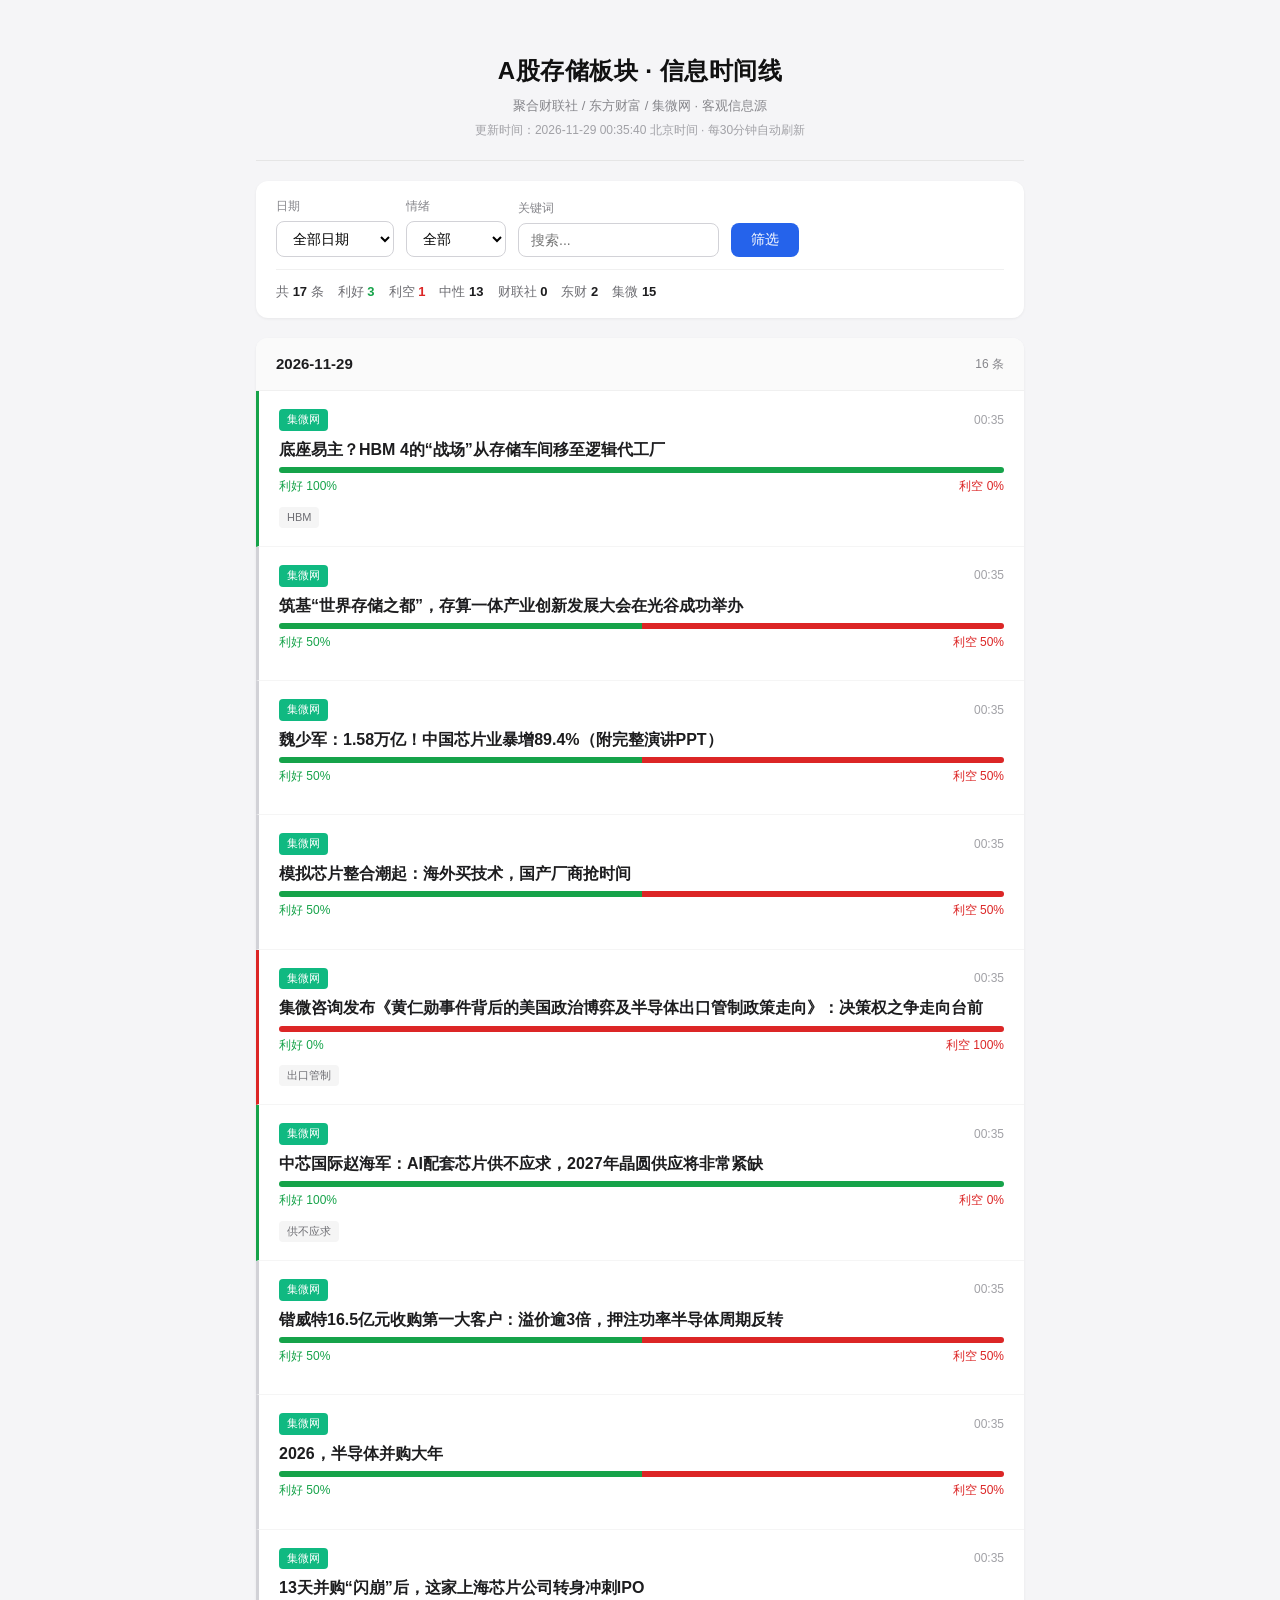
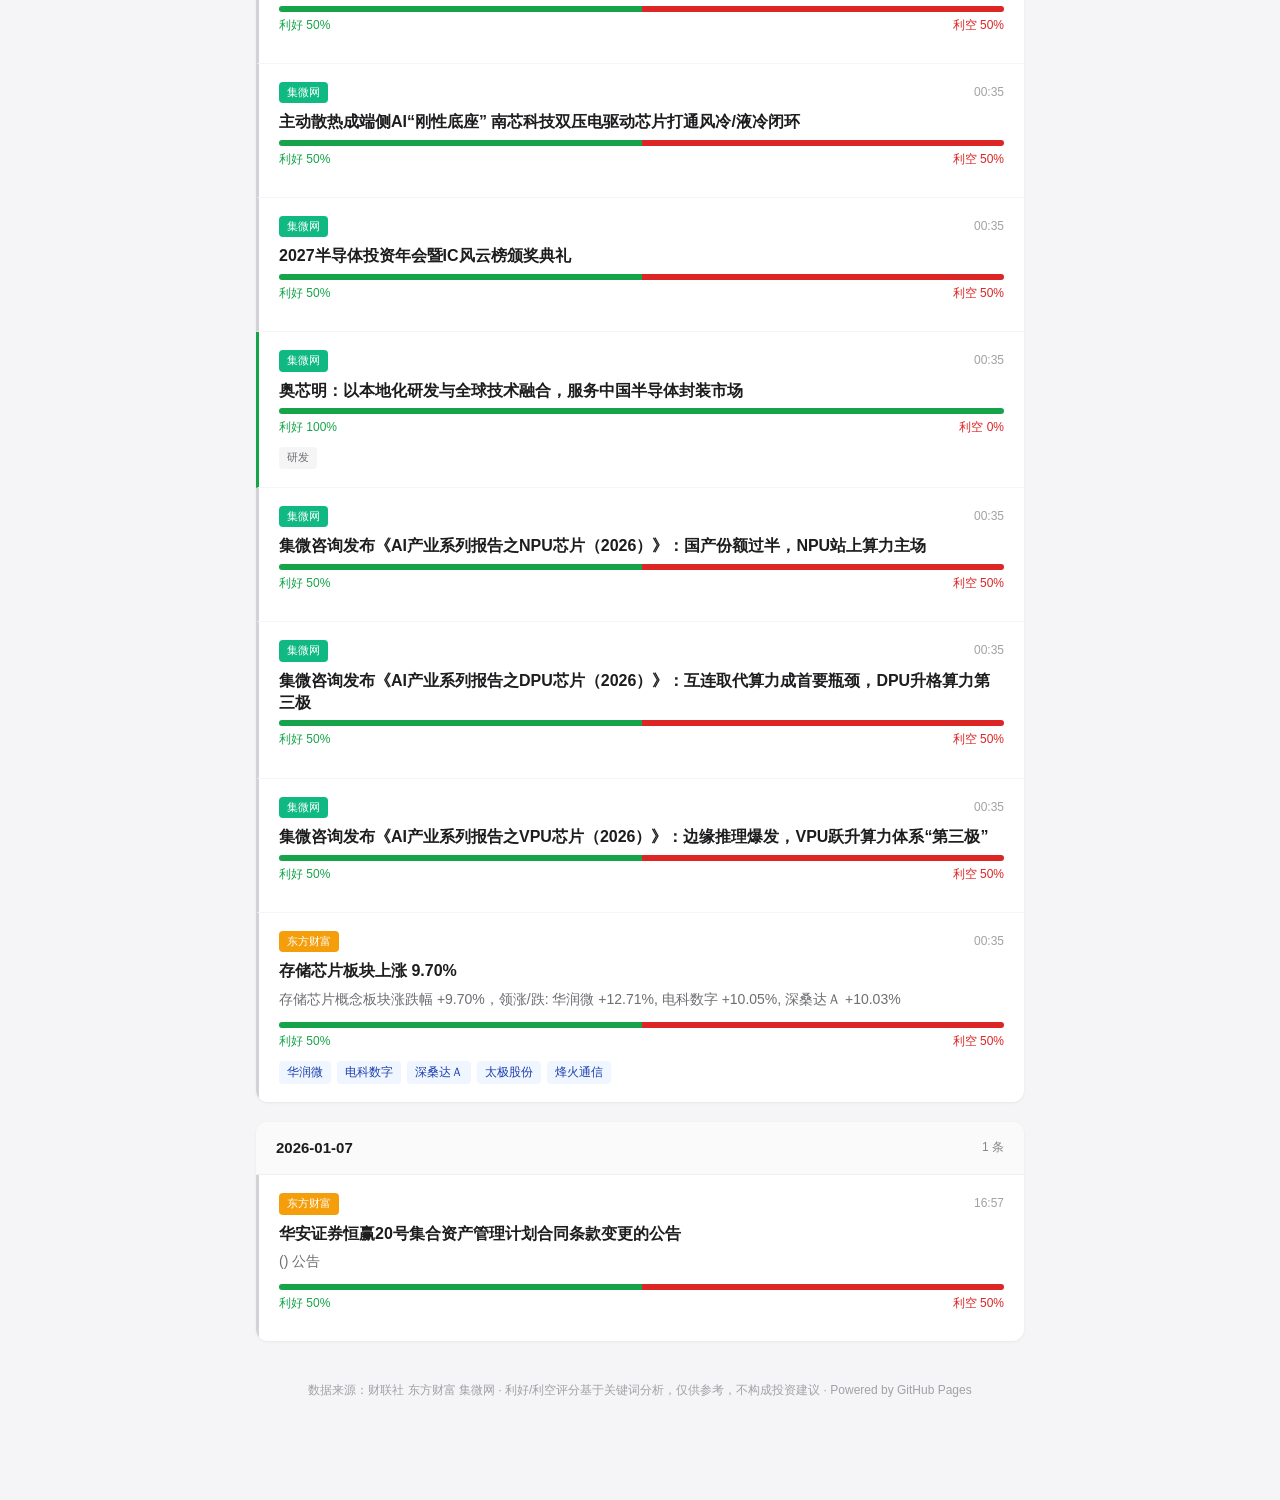
<file: docs/index.html>
<!DOCTYPE html>
<html lang="zh-CN">
<head>
<meta charset="UTF-8">
<meta name="viewport" content="width=device-width, initial-scale=1.0">
<title>A股存储板块 · 信息时间线</title>
<style>
*,*::before,*::after{box-sizing:border-box;margin:0;padding:0}
body{font-family:-apple-system,BlinkMacSystemFont,"Segoe UI","PingFang SC","Hiragino Sans GB","Microsoft YaHei",sans-serif;background:#f5f5f7;color:#1d1d1f;line-height:1.6}
a{color:#2563eb;text-decoration:none}a:hover{text-decoration:underline}
.app{max-width:800px;margin:0 auto;padding:20px 16px 60px}
.header{text-align:center;padding:32px 0 20px;border-bottom:1px solid #e5e5e5;margin-bottom:20px}
.header h1{font-size:24px;font-weight:700;color:#111;letter-spacing:.5px}
.subtitle{font-size:13px;color:#86868b;margin-top:6px}
.update-time{font-size:12px;color:#a1a1a6;margin-top:4px}
.toolbar{background:#fff;border-radius:12px;padding:16px 20px;margin-bottom:20px;box-shadow:0 1px 3px rgba(0,0,0,.06)}
.filter-row{display:flex;gap:12px;align-items:flex-end;flex-wrap:wrap}
.filter-group{display:flex;flex-direction:column;gap:4px}
.filter-group label{font-size:12px;color:#86868b;font-weight:500}
.filter-group select,.filter-group input{padding:8px 12px;border:1px solid #d2d2d7;border-radius:8px;font-size:14px;outline:none;background:#fff;min-width:100px}
.filter-group select:focus,.filter-group input:focus{border-color:#2563eb;box-shadow:0 0 0 3px rgba(37,99,235,.1)}
.btn{padding:8px 20px;background:#2563eb;color:#fff;border:none;border-radius:8px;font-size:14px;cursor:pointer;font-weight:500}
.btn:hover{background:#1d4ed8}
.stats-bar{display:flex;gap:14px;margin-top:12px;padding-top:12px;border-top:1px solid #f0f0f0;flex-wrap:wrap;font-size:13px;color:#6e6e73}
.stats-bar strong{color:#1d1d1f}.bullish strong{color:#16a34a}.bearish strong{color:#dc2626}
.timeline{display:flex;flex-direction:column;gap:20px}
.day-group{background:#fff;border-radius:12px;overflow:hidden;box-shadow:0 1px 3px rgba(0,0,0,.06)}
.day-header{padding:14px 20px;background:#fafafa;border-bottom:1px solid #f0f0f0;display:flex;justify-content:space-between;align-items:center}
.day-label{font-weight:600;font-size:15px}
.day-count{font-size:12px;color:#86868b}
.event-card{padding:18px 20px;border-bottom:1px solid #f5f5f5;transition:background .15s}
.event-card:last-child{border-bottom:none}
.event-card:hover{background:#fafafa}
.sentiment-bullish{border-left:3px solid #16a34a}
.sentiment-bearish{border-left:3px solid #dc2626}
.sentiment-neutral{border-left:3px solid #d2d2d7}
.event-header{display:flex;justify-content:space-between;align-items:center;margin-bottom:8px}
.source-badge{display:inline-block;padding:2px 8px;border-radius:4px;font-size:11px;color:#fff;font-weight:500}
.event-time{font-size:12px;color:#a1a1a6}
.event-title{font-size:16px;font-weight:600;margin-bottom:6px;line-height:1.4}
.event-title a{color:inherit}.event-title a:hover{color:#2563eb;text-decoration:none}
.event-summary{font-size:14px;color:#6e6e73;margin-bottom:12px;line-height:1.5}
.sentiment-bar-container{margin-bottom:10px}
.sentiment-bar{height:6px;border-radius:3px;overflow:hidden;display:flex;background:#f0f0f0}
.bullish-fill{background:#16a34a;height:100%}
.bearish-fill{background:#dc2626;height:100%}
.sentiment-labels{display:flex;justify-content:space-between;margin-top:4px;font-size:12px;font-weight:500}
.bullish-label{color:#16a34a}.bearish-label{color:#dc2626}
.event-footer{margin-top:4px}
.event-tags{display:flex;flex-wrap:wrap;gap:6px}
.stock-tag{display:inline-block;padding:2px 8px;background:#eff6ff;color:#1e40af;border-radius:4px;font-size:12px;font-weight:500}
.kw-tag{display:inline-block;padding:2px 8px;background:#f5f5f5;color:#6e6e73;border-radius:4px;font-size:11px}
.footer{text-align:center;padding:40px 0;color:#a1a1a6;font-size:12px}
@media(max-width:600px){.filter-row{flex-direction:column}.event-card{padding:14px 16px}.stats-bar{gap:8px;font-size:12px}}
</style>
</head>
<body>
<div class="app">
<header class="header">
<h1>A股存储板块 · 信息时间线</h1>
<p class="subtitle">聚合财联社 / 东方财富 / 集微网 · 客观信息源</p>
<p class="update-time">更新时间：2026-11-29 00:35:40 北京时间 · 每30分钟自动刷新</p>
</header>
<div class="toolbar">
<div class="filter-row">
<div class="filter-group"><label>日期</label><select id="dateFilter"><option value="">全部日期</option></select></div>
<div class="filter-group"><label>情绪</label><select id="sentimentFilter"><option value="all">全部</option><option value="bullish">利好</option><option value="bearish">利空</option><option value="neutral">中性</option></select></div>
<div class="filter-group"><label>关键词</label><input type="text" id="keywordFilter" placeholder="搜索..."></div>
<button class="btn" id="searchBtn">筛选</button>
</div>
<div class="stats-bar">
<span>共 <strong id="statTotal">0</strong> 条</span>
<span class="bullish">利好 <strong id="statBullish">0</strong></span>
<span class="bearish">利空 <strong id="statBearish">0</strong></span>
<span>中性 <strong id="statNeutral">0</strong></span>
<span>财联社 <strong id="statCls">0</strong></span>
<span>东财 <strong id="statEm">0</strong></span>
<span>集微 <strong id="statJw">0</strong></span>
</div>
</div>
<main class="timeline" id="timeline"></main>
<footer class="footer">数据来源：财联社 东方财富 集微网 · 利好/利空评分基于关键词分析，仅供参考，不构成投资建议 · Powered by GitHub Pages</footer>
</div>
<script>
var DATA = {"events": [{"title": "底座易主？HBM 4的“战场”从存储车间移至逻辑代工厂", "summary": "底座易主？HBM 4的“战场”从存储车间移至逻辑代工厂", "source": "jiwei", "source_url": "https://www.laoyaoba.com/n/1146400", "published_at": "2026-11-29T00:35:39", "stocks": [], "stock_names": [], "bullish_pct": 100, "bearish_pct": 0, "sentiment": "bullish", "keywords_matched": ["HBM"]}, {"title": "筑基“世界存储之都”，存算一体产业创新发展大会在光谷成功举办", "summary": "筑基“世界存储之都”，存算一体产业创新发展大会在光谷成功举办", "source": "jiwei", "source_url": "https://www.laoyaoba.com/n/1144261", "published_at": "2026-11-29T00:35:39", "stocks": [], "stock_names": [], "bullish_pct": 50, "bearish_pct": 50, "sentiment": "neutral", "keywords_matched": []}, {"title": "魏少军：1.58万亿！中国芯片业暴增89.4%（附完整演讲PPT）", "summary": "魏少军：1.58万亿！中国芯片业暴增89.4%（附完整演讲PPT）", "source": "jiwei", "source_url": "https://www.laoyaoba.com/n/1143173", "published_at": "2026-11-29T00:35:39", "stocks": [], "stock_names": [], "bullish_pct": 50, "bearish_pct": 50, "sentiment": "neutral", "keywords_matched": []}, {"title": "模拟芯片整合潮起：海外买技术，国产厂商抢时间", "summary": "模拟芯片整合潮起：海外买技术，国产厂商抢时间", "source": "jiwei", "source_url": "https://www.laoyaoba.com/n/1142632", "published_at": "2026-11-29T00:35:39", "stocks": [], "stock_names": [], "bullish_pct": 50, "bearish_pct": 50, "sentiment": "neutral", "keywords_matched": []}, {"title": "集微咨询发布《黄仁勋事件背后的美国政治博弈及半导体出口管制政策走向》：决策权之争走向台前", "summary": "集微咨询发布《黄仁勋事件背后的美国政治博弈及半导体出口管制政策走向》：决策权之争走向台前", "source": "jiwei", "source_url": "https://www.laoyaoba.com/n/1140486", "published_at": "2026-11-29T00:35:39", "stocks": [], "stock_names": [], "bullish_pct": 0, "bearish_pct": 100, "sentiment": "bearish", "keywords_matched": ["出口管制"]}, {"title": "中芯国际赵海军：AI配套芯片供不应求，2027年晶圆供应将非常紧缺", "summary": "中芯国际赵海军：AI配套芯片供不应求，2027年晶圆供应将非常紧缺", "source": "jiwei", "source_url": "https://www.laoyaoba.com/n/1140103", "published_at": "2026-11-29T00:35:39", "stocks": [], "stock_names": [], "bullish_pct": 100, "bearish_pct": 0, "sentiment": "bullish", "keywords_matched": ["供不应求"]}, {"title": "锴威特16.5亿元收购第一大客户：溢价逾3倍，押注功率半导体周期反转", "summary": "锴威特16.5亿元收购第一大客户：溢价逾3倍，押注功率半导体周期反转", "source": "jiwei", "source_url": "https://www.laoyaoba.com/n/1139674", "published_at": "2026-11-29T00:35:39", "stocks": [], "stock_names": [], "bullish_pct": 50, "bearish_pct": 50, "sentiment": "neutral", "keywords_matched": []}, {"title": "2026，半导体并购大年", "summary": "2026，半导体并购大年", "source": "jiwei", "source_url": "https://www.laoyaoba.com/n/1139055", "published_at": "2026-11-29T00:35:39", "stocks": [], "stock_names": [], "bullish_pct": 50, "bearish_pct": 50, "sentiment": "neutral", "keywords_matched": []}, {"title": "13天并购“闪崩”后，这家上海芯片公司转身冲刺IPO", "summary": "13天并购“闪崩”后，这家上海芯片公司转身冲刺IPO", "source": "jiwei", "source_url": "https://www.laoyaoba.com/n/1138943", "published_at": "2026-11-29T00:35:39", "stocks": [], "stock_names": [], "bullish_pct": 50, "bearish_pct": 50, "sentiment": "neutral", "keywords_matched": []}, {"title": "主动散热成端侧AI“刚性底座” 南芯科技双压电驱动芯片打通风冷/液冷闭环", "summary": "主动散热成端侧AI“刚性底座” 南芯科技双压电驱动芯片打通风冷/液冷闭环", "source": "jiwei", "source_url": "https://www.laoyaoba.com/n/1145925", "published_at": "2026-11-29T00:35:39", "stocks": [], "stock_names": [], "bullish_pct": 50, "bearish_pct": 50, "sentiment": "neutral", "keywords_matched": []}, {"title": "2027半导体投资年会暨IC风云榜颁奖典礼", "summary": "2027半导体投资年会暨IC风云榜颁奖典礼", "source": "jiwei", "source_url": "https://www.laoyaoba.com/activity/csn/2027", "published_at": "2026-11-29T00:35:39", "stocks": [], "stock_names": [], "bullish_pct": 50, "bearish_pct": 50, "sentiment": "neutral", "keywords_matched": []}, {"title": "奥芯明：以本地化研发与全球技术融合，服务中国半导体封装市场", "summary": "奥芯明：以本地化研发与全球技术融合，服务中国半导体封装市场", "source": "jiwei", "source_url": "https://www.laoyaoba.com/n/1146871", "published_at": "2026-11-29T00:35:39", "stocks": [], "stock_names": [], "bullish_pct": 100, "bearish_pct": 0, "sentiment": "bullish", "keywords_matched": ["研发"]}, {"title": "集微咨询发布《AI产业系列报告之NPU芯片（2026）》：国产份额过半，NPU站上算力主场", "summary": "集微咨询发布《AI产业系列报告之NPU芯片（2026）》：国产份额过半，NPU站上算力主场", "source": "jiwei", "source_url": "https://www.laoyaoba.com/n/1140241", "published_at": "2026-11-29T00:35:39", "stocks": [], "stock_names": [], "bullish_pct": 50, "bearish_pct": 50, "sentiment": "neutral", "keywords_matched": []}, {"title": "集微咨询发布《AI产业系列报告之DPU芯片（2026）》：互连取代算力成首要瓶颈，DPU升格算力第三极", "summary": "集微咨询发布《AI产业系列报告之DPU芯片（2026）》：互连取代算力成首要瓶颈，DPU升格算力第三极", "source": "jiwei", "source_url": "https://www.laoyaoba.com/n/1140252", "published_at": "2026-11-29T00:35:39", "stocks": [], "stock_names": [], "bullish_pct": 50, "bearish_pct": 50, "sentiment": "neutral", "keywords_matched": []}, {"title": "集微咨询发布《AI产业系列报告之VPU芯片（2026）》：边缘推理爆发，VPU跃升算力体系“第三极”", "summary": "集微咨询发布《AI产业系列报告之VPU芯片（2026）》：边缘推理爆发，VPU跃升算力体系“第三极”", "source": "jiwei", "source_url": "https://www.laoyaoba.com/n/1140223", "published_at": "2026-11-29T00:35:39", "stocks": [], "stock_names": [], "bullish_pct": 50, "bearish_pct": 50, "sentiment": "neutral", "keywords_matched": []}, {"title": "存储芯片板块上涨 9.70%", "summary": "存储芯片概念板块涨跌幅 +9.70%，领涨/跌: 华润微 +12.71%, 电科数字 +10.05%, 深桑达Ａ +10.03%", "source": "eastmoney", "source_url": "https://quote.eastmoney.com/bk/90.BK1139.html", "published_at": "2026-11-29T00:35:36", "stocks": ["688396", "600850", "000032", "002368", "600498"], "stock_names": ["华润微", "电科数字", "深桑达Ａ", "太极股份", "烽火通信"], "bullish_pct": 50, "bearish_pct": 50, "sentiment": "neutral", "keywords_matched": []}, {"title": "华安证券恒赢20号集合资产管理计划合同条款变更的公告", "summary": "() 公告", "source": "eastmoney", "source_url": "", "published_at": "2026-01-07T16:57:51", "stocks": [], "stock_names": [], "bullish_pct": 50, "bearish_pct": 50, "sentiment": "neutral", "keywords_matched": []}], "grouped": {"2026-11-29": [{"title": "底座易主？HBM 4的“战场”从存储车间移至逻辑代工厂", "summary": "底座易主？HBM 4的“战场”从存储车间移至逻辑代工厂", "source": "jiwei", "source_url": "https://www.laoyaoba.com/n/1146400", "published_at": "2026-11-29T00:35:39", "stocks": [], "stock_names": [], "bullish_pct": 100, "bearish_pct": 0, "sentiment": "bullish", "keywords_matched": ["HBM"]}, {"title": "筑基“世界存储之都”，存算一体产业创新发展大会在光谷成功举办", "summary": "筑基“世界存储之都”，存算一体产业创新发展大会在光谷成功举办", "source": "jiwei", "source_url": "https://www.laoyaoba.com/n/1144261", "published_at": "2026-11-29T00:35:39", "stocks": [], "stock_names": [], "bullish_pct": 50, "bearish_pct": 50, "sentiment": "neutral", "keywords_matched": []}, {"title": "魏少军：1.58万亿！中国芯片业暴增89.4%（附完整演讲PPT）", "summary": "魏少军：1.58万亿！中国芯片业暴增89.4%（附完整演讲PPT）", "source": "jiwei", "source_url": "https://www.laoyaoba.com/n/1143173", "published_at": "2026-11-29T00:35:39", "stocks": [], "stock_names": [], "bullish_pct": 50, "bearish_pct": 50, "sentiment": "neutral", "keywords_matched": []}, {"title": "模拟芯片整合潮起：海外买技术，国产厂商抢时间", "summary": "模拟芯片整合潮起：海外买技术，国产厂商抢时间", "source": "jiwei", "source_url": "https://www.laoyaoba.com/n/1142632", "published_at": "2026-11-29T00:35:39", "stocks": [], "stock_names": [], "bullish_pct": 50, "bearish_pct": 50, "sentiment": "neutral", "keywords_matched": []}, {"title": "集微咨询发布《黄仁勋事件背后的美国政治博弈及半导体出口管制政策走向》：决策权之争走向台前", "summary": "集微咨询发布《黄仁勋事件背后的美国政治博弈及半导体出口管制政策走向》：决策权之争走向台前", "source": "jiwei", "source_url": "https://www.laoyaoba.com/n/1140486", "published_at": "2026-11-29T00:35:39", "stocks": [], "stock_names": [], "bullish_pct": 0, "bearish_pct": 100, "sentiment": "bearish", "keywords_matched": ["出口管制"]}, {"title": "中芯国际赵海军：AI配套芯片供不应求，2027年晶圆供应将非常紧缺", "summary": "中芯国际赵海军：AI配套芯片供不应求，2027年晶圆供应将非常紧缺", "source": "jiwei", "source_url": "https://www.laoyaoba.com/n/1140103", "published_at": "2026-11-29T00:35:39", "stocks": [], "stock_names": [], "bullish_pct": 100, "bearish_pct": 0, "sentiment": "bullish", "keywords_matched": ["供不应求"]}, {"title": "锴威特16.5亿元收购第一大客户：溢价逾3倍，押注功率半导体周期反转", "summary": "锴威特16.5亿元收购第一大客户：溢价逾3倍，押注功率半导体周期反转", "source": "jiwei", "source_url": "https://www.laoyaoba.com/n/1139674", "published_at": "2026-11-29T00:35:39", "stocks": [], "stock_names": [], "bullish_pct": 50, "bearish_pct": 50, "sentiment": "neutral", "keywords_matched": []}, {"title": "2026，半导体并购大年", "summary": "2026，半导体并购大年", "source": "jiwei", "source_url": "https://www.laoyaoba.com/n/1139055", "published_at": "2026-11-29T00:35:39", "stocks": [], "stock_names": [], "bullish_pct": 50, "bearish_pct": 50, "sentiment": "neutral", "keywords_matched": []}, {"title": "13天并购“闪崩”后，这家上海芯片公司转身冲刺IPO", "summary": "13天并购“闪崩”后，这家上海芯片公司转身冲刺IPO", "source": "jiwei", "source_url": "https://www.laoyaoba.com/n/1138943", "published_at": "2026-11-29T00:35:39", "stocks": [], "stock_names": [], "bullish_pct": 50, "bearish_pct": 50, "sentiment": "neutral", "keywords_matched": []}, {"title": "主动散热成端侧AI“刚性底座” 南芯科技双压电驱动芯片打通风冷/液冷闭环", "summary": "主动散热成端侧AI“刚性底座” 南芯科技双压电驱动芯片打通风冷/液冷闭环", "source": "jiwei", "source_url": "https://www.laoyaoba.com/n/1145925", "published_at": "2026-11-29T00:35:39", "stocks": [], "stock_names": [], "bullish_pct": 50, "bearish_pct": 50, "sentiment": "neutral", "keywords_matched": []}, {"title": "2027半导体投资年会暨IC风云榜颁奖典礼", "summary": "2027半导体投资年会暨IC风云榜颁奖典礼", "source": "jiwei", "source_url": "https://www.laoyaoba.com/activity/csn/2027", "published_at": "2026-11-29T00:35:39", "stocks": [], "stock_names": [], "bullish_pct": 50, "bearish_pct": 50, "sentiment": "neutral", "keywords_matched": []}, {"title": "奥芯明：以本地化研发与全球技术融合，服务中国半导体封装市场", "summary": "奥芯明：以本地化研发与全球技术融合，服务中国半导体封装市场", "source": "jiwei", "source_url": "https://www.laoyaoba.com/n/1146871", "published_at": "2026-11-29T00:35:39", "stocks": [], "stock_names": [], "bullish_pct": 100, "bearish_pct": 0, "sentiment": "bullish", "keywords_matched": ["研发"]}, {"title": "集微咨询发布《AI产业系列报告之NPU芯片（2026）》：国产份额过半，NPU站上算力主场", "summary": "集微咨询发布《AI产业系列报告之NPU芯片（2026）》：国产份额过半，NPU站上算力主场", "source": "jiwei", "source_url": "https://www.laoyaoba.com/n/1140241", "published_at": "2026-11-29T00:35:39", "stocks": [], "stock_names": [], "bullish_pct": 50, "bearish_pct": 50, "sentiment": "neutral", "keywords_matched": []}, {"title": "集微咨询发布《AI产业系列报告之DPU芯片（2026）》：互连取代算力成首要瓶颈，DPU升格算力第三极", "summary": "集微咨询发布《AI产业系列报告之DPU芯片（2026）》：互连取代算力成首要瓶颈，DPU升格算力第三极", "source": "jiwei", "source_url": "https://www.laoyaoba.com/n/1140252", "published_at": "2026-11-29T00:35:39", "stocks": [], "stock_names": [], "bullish_pct": 50, "bearish_pct": 50, "sentiment": "neutral", "keywords_matched": []}, {"title": "集微咨询发布《AI产业系列报告之VPU芯片（2026）》：边缘推理爆发，VPU跃升算力体系“第三极”", "summary": "集微咨询发布《AI产业系列报告之VPU芯片（2026）》：边缘推理爆发，VPU跃升算力体系“第三极”", "source": "jiwei", "source_url": "https://www.laoyaoba.com/n/1140223", "published_at": "2026-11-29T00:35:39", "stocks": [], "stock_names": [], "bullish_pct": 50, "bearish_pct": 50, "sentiment": "neutral", "keywords_matched": []}, {"title": "存储芯片板块上涨 9.70%", "summary": "存储芯片概念板块涨跌幅 +9.70%，领涨/跌: 华润微 +12.71%, 电科数字 +10.05%, 深桑达Ａ +10.03%", "source": "eastmoney", "source_url": "https://quote.eastmoney.com/bk/90.BK1139.html", "published_at": "2026-11-29T00:35:36", "stocks": ["688396", "600850", "000032", "002368", "600498"], "stock_names": ["华润微", "电科数字", "深桑达Ａ", "太极股份", "烽火通信"], "bullish_pct": 50, "bearish_pct": 50, "sentiment": "neutral", "keywords_matched": []}], "2026-01-07": [{"title": "华安证券恒赢20号集合资产管理计划合同条款变更的公告", "summary": "() 公告", "source": "eastmoney", "source_url": "", "published_at": "2026-01-07T16:57:51", "stocks": [], "stock_names": [], "bullish_pct": 50, "bearish_pct": 50, "sentiment": "neutral", "keywords_matched": []}]}, "stats": {"total": 17, "bullish": 3, "bearish": 1, "neutral": 13, "by_source": {"jiwei": 15, "eastmoney": 2}}, "generated_at": "2026-11-29 00:35:40"};
var SOURCE_LABELS = {cninfo:'巨潮资讯网',eastmoney:'东方财富',cls:'财联社',jiwei:'集微网'};
var SOURCE_COLORS = {cninfo:'#6366f1',eastmoney:'#f59e0b',cls:'#ef4444',jiwei:'#10b981'};

(function(){
var all=DATA.events,stats=DATA.stats;
document.title='A股存储板块 · 信息时间线 ('+stats.total+'条)';
document.getElementById('statTotal').textContent=stats.total;
document.getElementById('statBullish').textContent=stats.bullish;
document.getElementById('statBearish').textContent=stats.bearish;
document.getElementById('statNeutral').textContent=stats.neutral;
var by=stats.by_source||{};
document.getElementById('statCls').textContent=by.cls||0;
document.getElementById('statEm').textContent=(by.eastmoney||0);
document.getElementById('statJw').textContent=by.jiwei||0;

// 日期列表
var days=Object.keys(DATA.grouped).sort().reverse();
var sel=document.getElementById('dateFilter');
days.forEach(function(d){var o=document.createElement('option');o.value=d;o.textContent=d;sel.appendChild(o);});

// 渲染
renderTimeline();

document.getElementById('searchBtn').addEventListener('click',renderTimeline);
document.getElementById('keywordFilter').addEventListener('keydown',function(e){if(e.key==='Enter')renderTimeline();});

function renderTimeline(){
var dateFilter=document.getElementById('dateFilter').value;
var sentFilter=document.getElementById('sentimentFilter').value;
var kw=document.getElementById('keywordFilter').value.toLowerCase();

var filtered=all.filter(function(e){
if(dateFilter&&e.published_at.slice(0,10)!==dateFilter)return false;
if(sentFilter!=='all'&&e.sentiment!==sentFilter)return false;
if(kw&&(e.title+e.summary).toLowerCase().indexOf(kw)===-1)return false;
return true;
});

var grouped={};
filtered.forEach(function(e){
var day=e.published_at.slice(0,10)||'unknown';
if(!grouped[day])grouped[day]=[];
grouped[day].push(e);
});
var fdays=Object.keys(grouped).sort().reverse();

var html='';
if(fdays.length===0){html='<div style="text-align:center;padding:60px;color:#86868b">暂无匹配数据</div>';}
else{fdays.forEach(function(day){
var events=grouped[day];
html+='<div class="day-group"><div class="day-header"><span class="day-label">'+day+'</span><span class="day-count">'+events.length+' 条</span></div><div class="day-items">';
events.forEach(function(e){html+=renderEvent(e);});
html+='</div></div>';
});}
document.getElementById('timeline').innerHTML=html;
}

function renderEvent(e){
var cls=e.sentiment==='bullish'?'sentiment-bullish':e.sentiment==='bearish'?'sentiment-bearish':'sentiment-neutral';
var time=e.published_at?e.published_at.slice(11,16):'--:--';
var stockTags=(e.stock_names||[]).map(function(n){return'<span class="stock-tag">'+esc(n)+'</span>';}).join('');
var kwTags=(e.keywords_matched||[]).slice(0,5).map(function(k){return'<span class="kw-tag">'+esc(k)+'</span>';}).join('');
var color=SOURCE_COLORS[e.source]||'#999';
var label=SOURCE_LABELS[e.source]||e.source;
var link=e.source_url?'<a href="'+esc(e.source_url)+'" target="_blank" rel="noopener">'+esc(e.title)+'</a>':esc(e.title);
var summary=(e.summary&&e.summary!==e.title)?'<p class="event-summary">'+esc(e.summary)+'</p>':'';
return'<div class="event-card '+cls+'"><div class="event-header"><span class="source-badge" style="background:'+color+'">'+label+'</span><span class="event-time">'+time+'</span></div><h3 class="event-title">'+link+'</h3>'+summary+'<div class="sentiment-bar-container"><div class="sentiment-bar"><div class="sentiment-fill bullish-fill" style="width:'+e.bullish_pct+'%"></div><div class="sentiment-fill bearish-fill" style="width:'+e.bearish_pct+'%"></div></div><div class="sentiment-labels"><span class="bullish-label">利好 '+e.bullish_pct+'%</span><span class="bearish-label">利空 '+e.bearish_pct+'%</span></div></div><div class="event-footer"><div class="event-tags">'+stockTags+kwTags+'</div></div></div>';
}

function esc(s){var d=document.createElement('div');d.textContent=s;return d.innerHTML;}
})();
</script>
</body>
</html>
</file>
